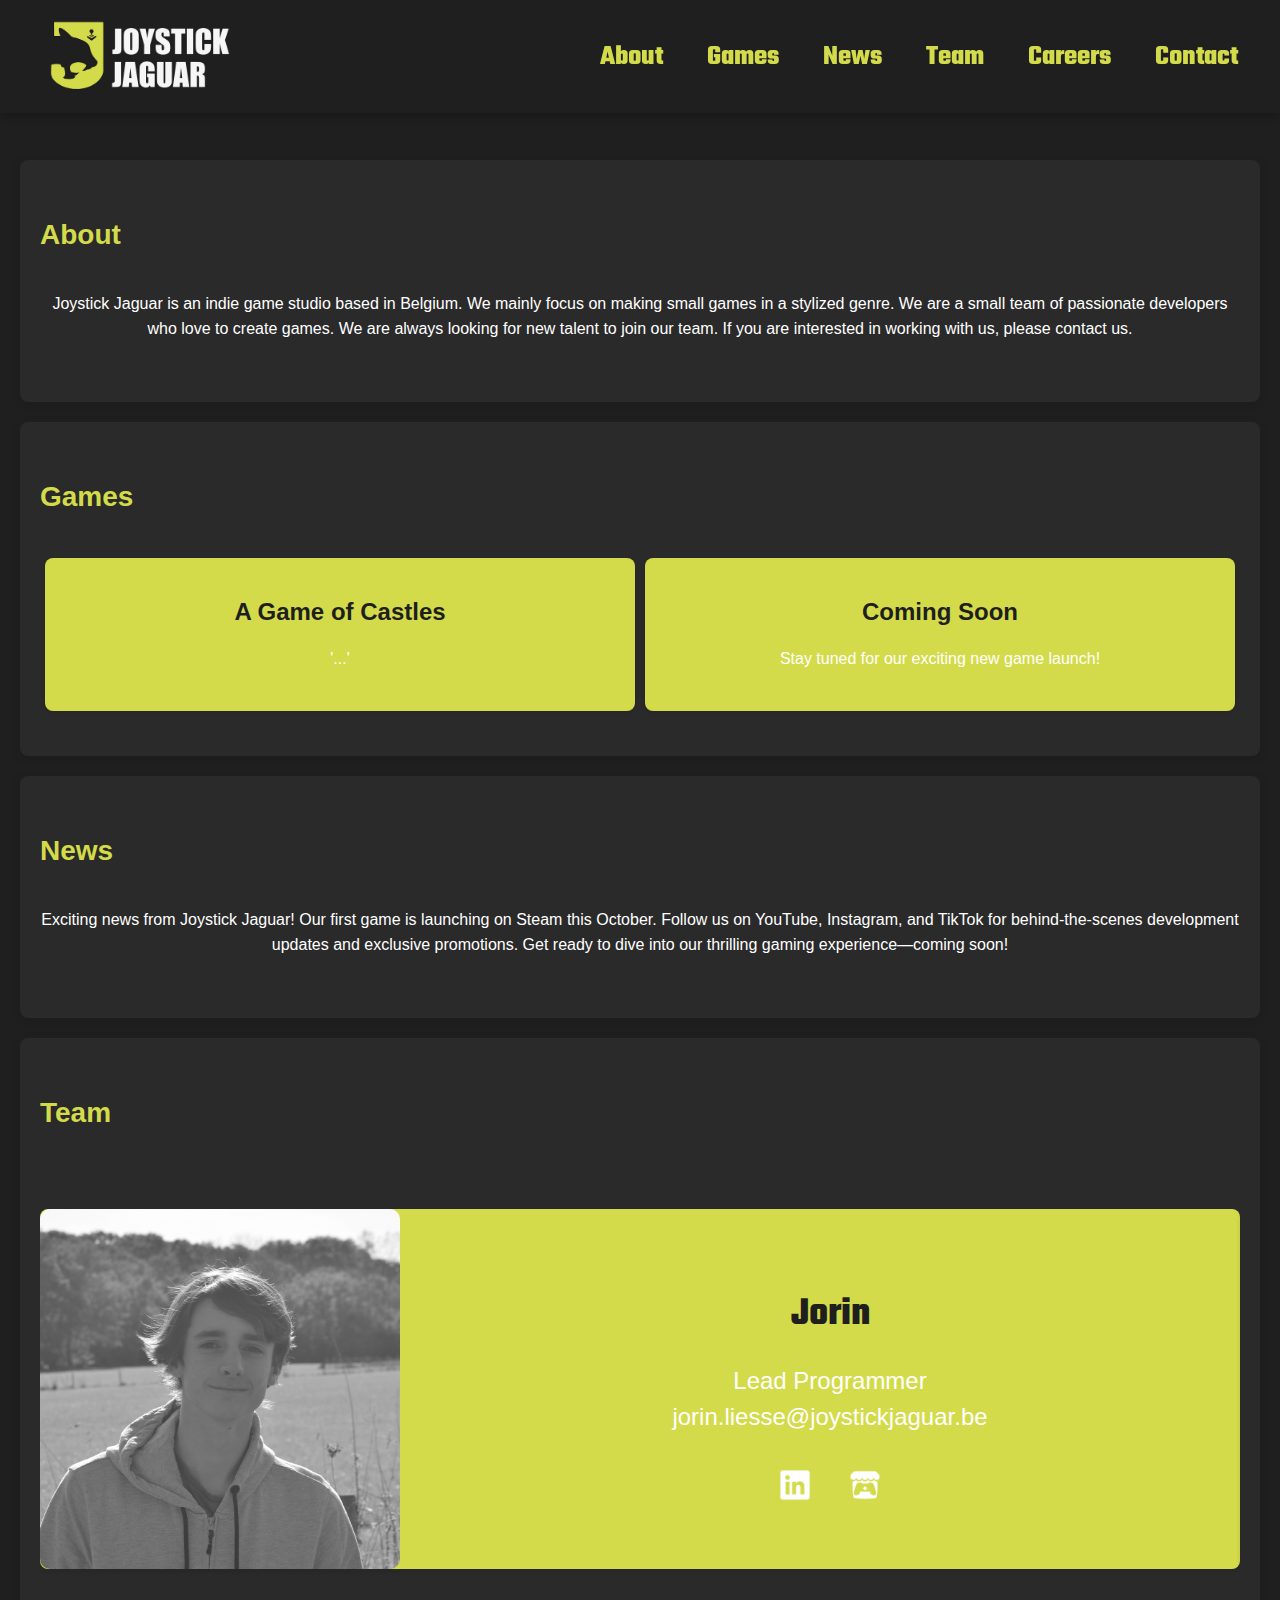
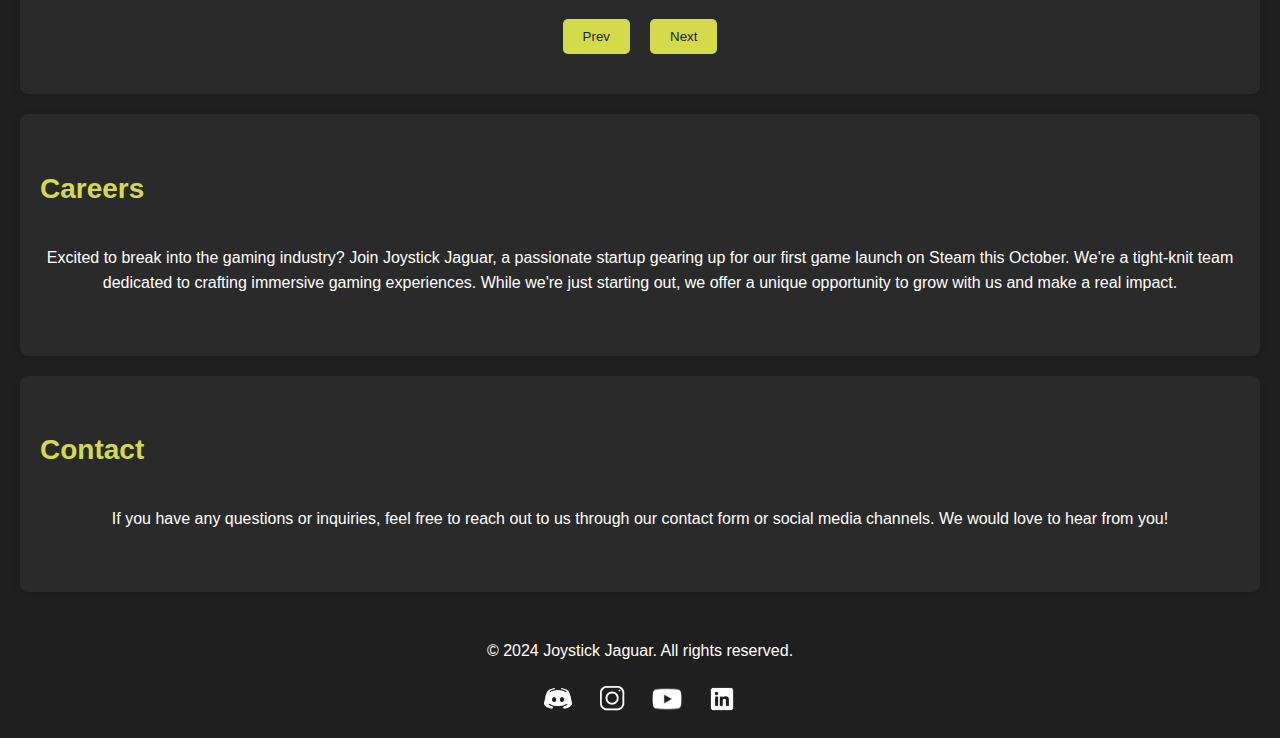
<file: index.html>
<!DOCTYPE html>
<html lang="en">

<head>
  <meta charset="UTF-8" />
  <meta name="viewport" content="width=device-width, initial-scale=1.0" />
  <meta http-equiv="Content-Security-Policy" />
  <meta name="description"
    content="Joystick Jaguar is an indie game studio based in Belgium, creating stylized games. Join us for exciting gaming experiences!">
  <link rel="icon" type="image/svg+xml" href="assets/icons/icon.png" sizes="any">
  <link href="https://fonts.googleapis.com/css2?family=Teko:wght@700&display=swap" rel="stylesheet">
  <link rel="stylesheet" href="style.css" />
  <title>Joystick Jaguar</title>


</head>

<body>
  <header>
    <img src="/assets/icons/JoystickJaguar.png" alt="Company Logo">
    <div class="hamburger" id="hamburger" aria-label="Toggle navigation">
      <div class="bar"></div>
      <div class="bar"></div>
      <div class="bar"></div>
    </div>
    <nav id="nav" aria-label="Main Navigation">
      <a href="#about">About</a>
      <a href="#games">Games</a>
      <a href="#news">News</a>
      <a href="#team">Team</a>
      <a href="#careers">Careers</a>
      <a href="#contact">Contact</a>
    </nav>
  </header>

  <main>
    <section id="about">
      <h1>About</h1>
      <p>Joystick Jaguar is an indie game studio based in Belgium. We mainly focus on making small games in a stylized
        genre. We are a small team of passionate developers who love to create games. We are always looking for new
        talent to join our team. If you are interested in working with us, please contact us.</p>
    </section>

    <section id="games">
      <h1>Games</h1>
      <div class="games-container">
        <div class="game-box">
          <h2>A Game of Castles</h2>
          <p>'...'</p>
        </div>
        <div class="game-box">
          <h2>Coming Soon</h2>
          <p>Stay tuned for our exciting new game launch!</p>
        </div>
      </div>
    </section>

    <section id="news">
      <h1>News</h1>
      <p>Exciting news from Joystick Jaguar! Our first game is launching on Steam this October. Follow us on YouTube,
        Instagram, and TikTok for behind-the-scenes development updates and exclusive promotions. Get ready to dive into
        our thrilling gaming experience—coming soon!</p>
    </section>

    <section id="team">
      <h1>Team</h1>
      <div class="carousel">
        <div class="carousel-container">
          <div class="team-box">
            <div class="team-content">
              <img src="assets/pictures/Jorin_box.png" alt="Jorin" class="team-image">
              <div class="team-text">
                <h2>Jorin</h2>
                <p>Lead Programmer <br>jorin.liesse@joystickjaguar.be </p>
                <p class="team-description"></p>
                <div class="social-icons">
                  <a href="https://www.linkedin.com/in/jorin-liesse-755774287/">
                    <img src="assets/icons/linkedin.png" alt="LinkedIn" class="social-icon">
                  </a>
                  <a href="https://jorinliesse.itch.io/">
                    <img src="assets/icons/itch-io.png" alt="Itch" class="social-icon">
                  </a>

                </div>

              </div>
            </div>
          </div>
          <div class="team-box">
            <div class="team-content">
              <img src="assets/pictures/Sander_box.png" alt="Sander" class="team-image">
              <div class="team-text">
                <h2>Sander</h2>
                <p>Artist <br>sander.daniels@joystickjaguar.be</p>
                <p class="team-description"></p>
                <div class="social-icons">
                  <a href="https://www.linkedin.com/in/sander-daniels-429a11293/">
                    <img src="assets/icons/linkedin.png" alt="LinkedIn" class="social-icon">
                  </a>

                  <a href="https://xunder.itch.io/">
                    <img src="assets/icons/itch-io.png" alt="Itch" class="social-icon">
                  </a>
                </div>
              </div>
            </div>
          </div>
          <div class="team-box">
            <div class="team-content">
              <img src="assets/pictures/Brian_box.png" alt="Brian" class="team-image">
              <div class="team-text">
                <h2>Brian</h2>
                <p>Lead Game Designer <br> brian.thys@joystickjaguar.be</p>
                <p class="team-description"></p>
                <div class="social-icons">
                  <a href="https://www.linkedin.com/in/brian-thys-4a88492a4/">
                    <img src="assets/icons/linkedin.png" alt="LinkedIn" class="social-icon">
                  </a>
                  <a href="https://brinzey05.itch.io/">
                    <img src="assets/icons/itch-io.png" alt="Itch" class="social-icon">
                  </a>
                </div>
              </div>
            </div>
          </div>
        </div>
      </div>
      <div class="carousel-controls">
        <button id="prevBtn" aria-label="Previous">Prev</button>
        <button id="nextBtn" aria-label="Next">Next</button>
      </div>
    </section>

    <section id="careers">
      <h1>Careers</h1>
      <p>Excited to break into the gaming industry? Join Joystick Jaguar, a passionate startup gearing up for our first
        game launch on Steam this October. We're a tight-knit team dedicated to crafting immersive gaming experiences.
        While we're just starting out, we offer a unique opportunity to grow with us and make a real impact.</p>
    </section>

    <section id="contact">
      <h1>Contact</h1>
      <p>If you have any questions or inquiries, feel free to reach out to us through our contact form or social media
        channels. We would love to hear from you!</p>
    </section>
  </main>

  <footer>
    <p>&copy; 2024 Joystick Jaguar. All rights reserved.</p>
    <div class="socials">
      <a href="https://discord.gg/RG2g5HA2" target="_blank" rel="noopener noreferrer" aria-label="Join us on Discord">
        <img src="./assets/icons/discord.png" alt="Discord" class="social-icon">
      </a>
      <a href="https://www.instagram.com/joystickjaguar" target="_blank" rel="noopener noreferrer"
        aria-label="Follow us on Instagram">
        <img src="assets/icons/instagram.png" alt="Instagram" class="social-icon">
      </a>
      <a href="https://www.youtube.com/channel/UCuvaMygIMlTpsHQ973XNAxw" target="_blank" rel="noopener noreferrer"
        aria-label="Subscribe to our YouTube channel">
        <img src="./assets/icons/youtube.png" alt="YouTube" class="social-icon">
      </a>
      <a href="https://www.linkedin.com/company/joystick-jaguar/" target="_blank" rel="noopener noreferrer"
        aria-label="Connect with us on LinkedIn">
        <img src="./assets/icons/linkedin.png" alt="LinkedIn" class="social-icon">
      </a>
    </div>
  </footer>

  <script src="script.js"></script>
</body>

</html>
</file>
<file: style.css>
body {
  font-family: Arial, sans-serif;
  margin: 0;
  padding: 60px 20px 10px;
  background-color: #1f1f1f;
  color: white;
}

header {
  background: #1f1f1f;
  color: #d3db4a;
  padding: 20px;
  display: flex;
  align-items: center;
  justify-content: space-between;
  box-shadow: 0 2px 10px rgba(0, 0, 0, 0.3);
  position: fixed;
  top: 0;
  left: 0;
  right: 0;
  z-index: 1000;
  font-family: "Teko", sans-serif;
  font-weight: bold;
  font-size: 28px;
}

header img {
  width: 184px;
  height: 73px;
  margin-left: 30px;
}

nav {
  display: flex;
  align-items: center;
}

nav a {
  color: #d3db4a;
  text-decoration: none;
  padding: 10px 15px;
  margin: 0 5px;
  border: 2px solid transparent;
  border-radius: 5px;
  transition: background 0.3s, color 0.3s, border 0.3s;
}

nav.active {
  display: flex; /* Show nav when active */
}

nav a:hover {
  background: #d3db4a;
  color: #1f1f1f;
  border-color: #1f1f1f;
}

.hamburger {
  display: none;
  flex-direction: column;
  cursor: pointer;
}

.bar {
  height: 3px;
  width: 25px;
  background-color: #d3db4a;
  margin: 3px 0;
}

main {
  padding-top: 80px; /* Add space for fixed header */
}

section {
  padding: 40px 20px;
  max-width: 1200px;
  margin: 20px auto;
  background: #2a2a2a;
  border-radius: 8px;
  box-shadow: 0 2px 10px rgba(0, 0, 0, 0.1);
  scroll-margin-top: 80px;
}

h1 {
  color: #d3db4a;
  font-size: 28px;
  margin-bottom: 40px;
  text-align: left;
}

p {
  color: #ffffff;
  line-height: 1.6;
  margin-bottom: 20px;
  text-align: center;
}

.games-container,
.team-container {
  display: flex;
  flex-wrap: wrap;
  justify-content: space-between;
}

.game-box,
.team-box {
  background: #d3db4a;
  color: #1f1f1f;
  border-radius: 8px;
  padding: 20px;
  margin: 5px;
  box-shadow: 0 2px 5px rgba(0, 0, 0, 0.1);
  text-align: center;
  flex: 1 1 45%;
  max-width: calc(50% - 10px);
}

.team-content {
  display: flex;
  align-items: center; /* Vertically align image and text */
}

.team-image {
  width: 30%; /* 1/3 of the container width */
  height: auto;
  border-radius: 10px;
  margin-right: 20px; /* Space between image and text */
  object-fit: cover;
}

.team-text {
  width: 100%;
  margin-right: 0;
  margin-bottom: 15px;
}

.team-box {
  display: flex;
  flex-direction: column;
  justify-content: center;
  background: #d3db4a;
  color: #1f1f1f;
  border-radius: 8px;
  padding: 0px;
  margin: 0 0px;
  box-shadow: 0 2px 5px rgba(0, 0, 0, 0.1);
  flex: 1;
  min-height: 200px; /* Ensure a consistent height for the team box */
}

.team-text h2 {
  margin-bottom: 20px;
  font-size: 40px;
  font-family: Teko;
}

.team-text p {
  font-size: 24px;
  line-height: 1.5;
  margin: 5px 0;
}

.social-icons {
  display: flex;
  margin-top: 30px;
  justify-content: center;
}

.social-icons .social-icon {
  width: 40px;
  height: 40px;
  margin: 0 15px;
  transition: transform 0.2s ease-in-out;
}

.social-icons .social-icon:hover {
  transform: scale(1.2);
}

/* Carousel styling */
.carousel {
  overflow: hidden;
  position: relative;
  max-width: 1200px;
  margin: auto;
  padding: 40px 0;
}

.carousel-container {
  display: flex;
  transition: transform 0.5s ease-in-out;
  width: 300%;
}

.carousel-controls {
  display: flex;
  justify-content: center;
  margin-top: 10px;
}

.carousel-controls button {
  background: #d3db4a;
  color: #1f1f1f;
  border: none;
  padding: 10px 20px;
  cursor: pointer;
  margin: 0 10px;
  border-radius: 5px;
  transition: background 0.3s;
}

.carousel-controls button:hover {
  background: #c0c53a;
}

/* Responsive adjustments */
@media (max-width: 768px) {
  .team-content {
    flex-direction: column; /* Stack image and text vertically on small screens */
  }

  .team-image {
    width: 100%;
    margin-right: 0;
    margin-bottom: 15px;
  }

  .team-text {
    width: 100%;
    text-align: center;
  }

  .carousel-container {
    width: 300%;
  }

  .team-box {
    flex: 1 1 100%;
    max-width: 100%;
  }
}
footer {
  text-align: center;
  padding: 10px;
  background: #1f1f1f;
  color: #d3db4a;
  border-radius: 8px;
}

.socials {
  margin-top: 10px; /* Space above the icons */
}

.social-icon {
  width: 30px; /* Adjust the size as needed */
  height: 30px;
  margin: 0 10px; /* Space between icons */
  transition: transform 0.2s; /* Add hover effect */
}

.social-icon:hover {
  transform: scale(1.1); /* Slightly enlarge on hover */
}

@media (max-width: 768px) {
  body {
    padding: 20px;
  }

  nav {
    display: none;
    flex-direction: column;
    position: absolute;
    top: 70px;
    right: 0;
    background: #1f1f1f;
    width: 100%;
    z-index: 999;
  }

  .hamburger {
    display: flex;
  }

  .game-box,
  .team-box {
    flex: 1 1 100%;
    max-width: 100%;
  }
}
</file>
